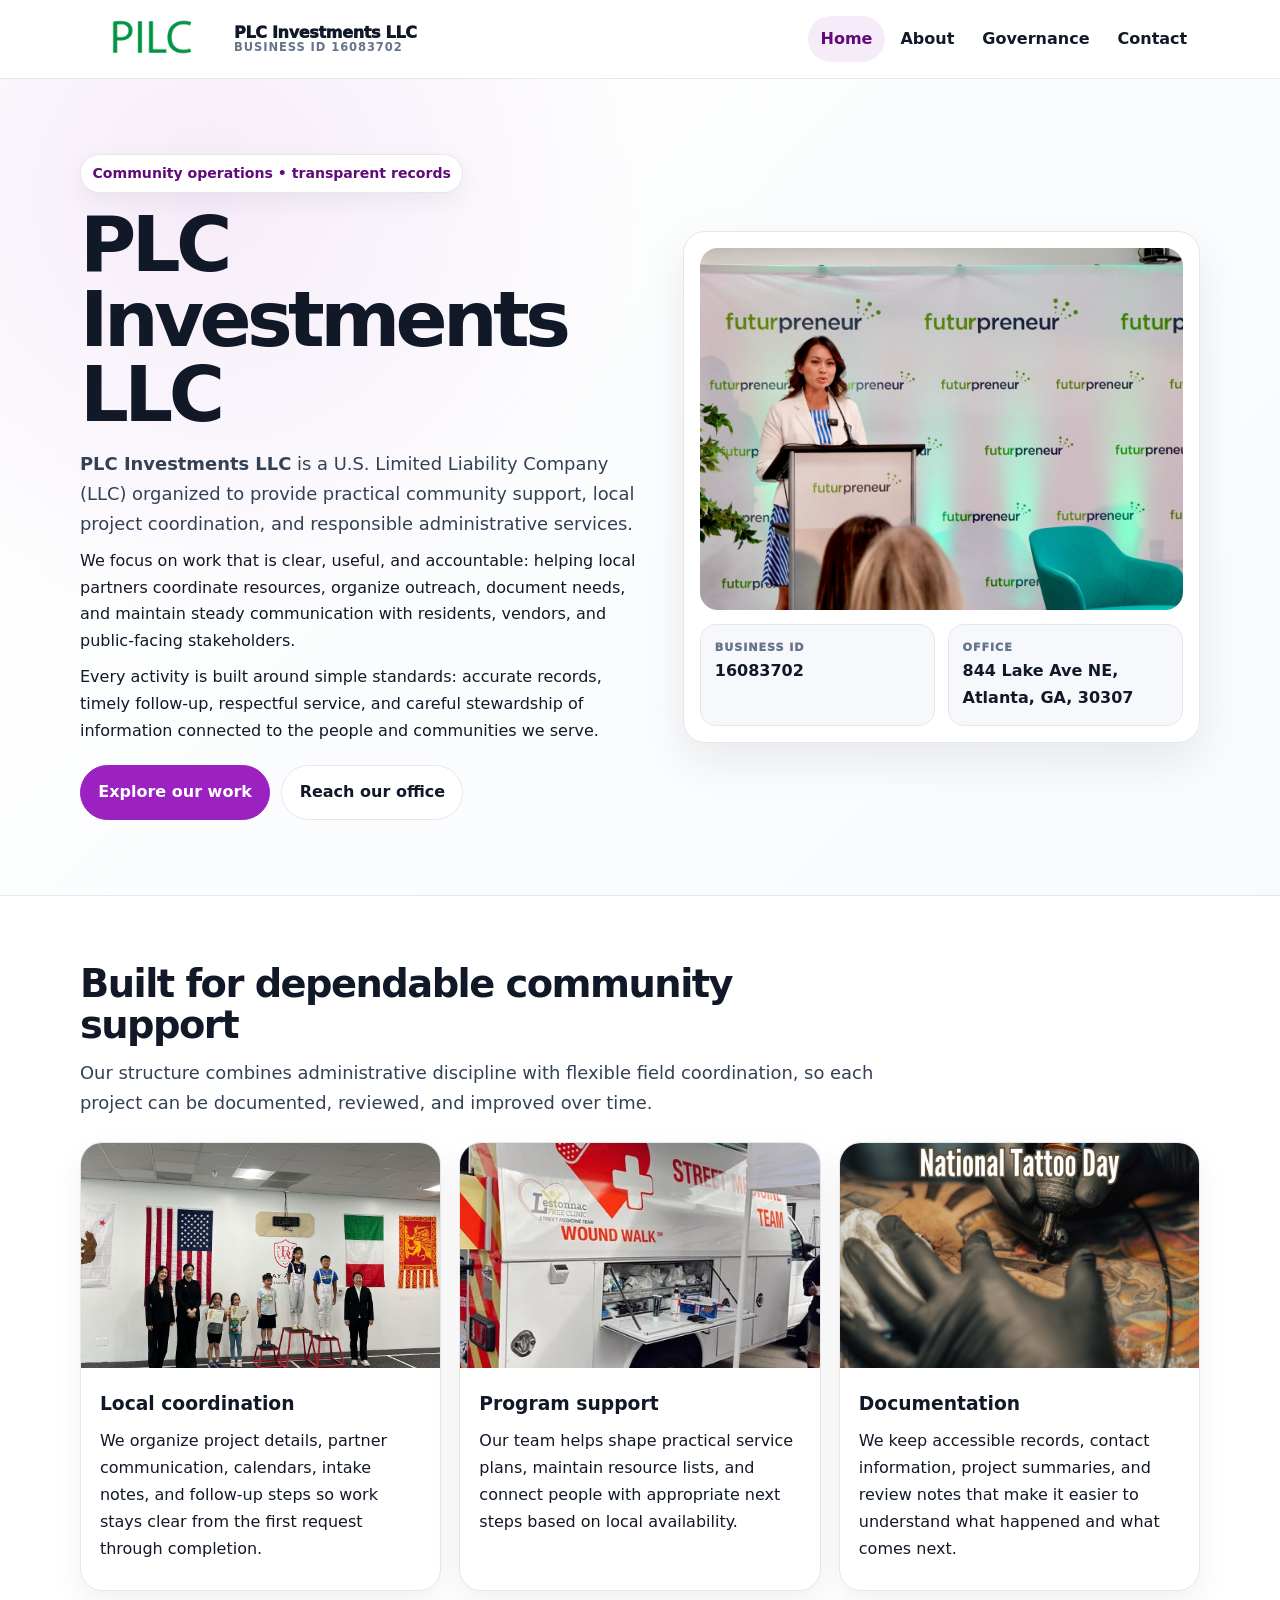
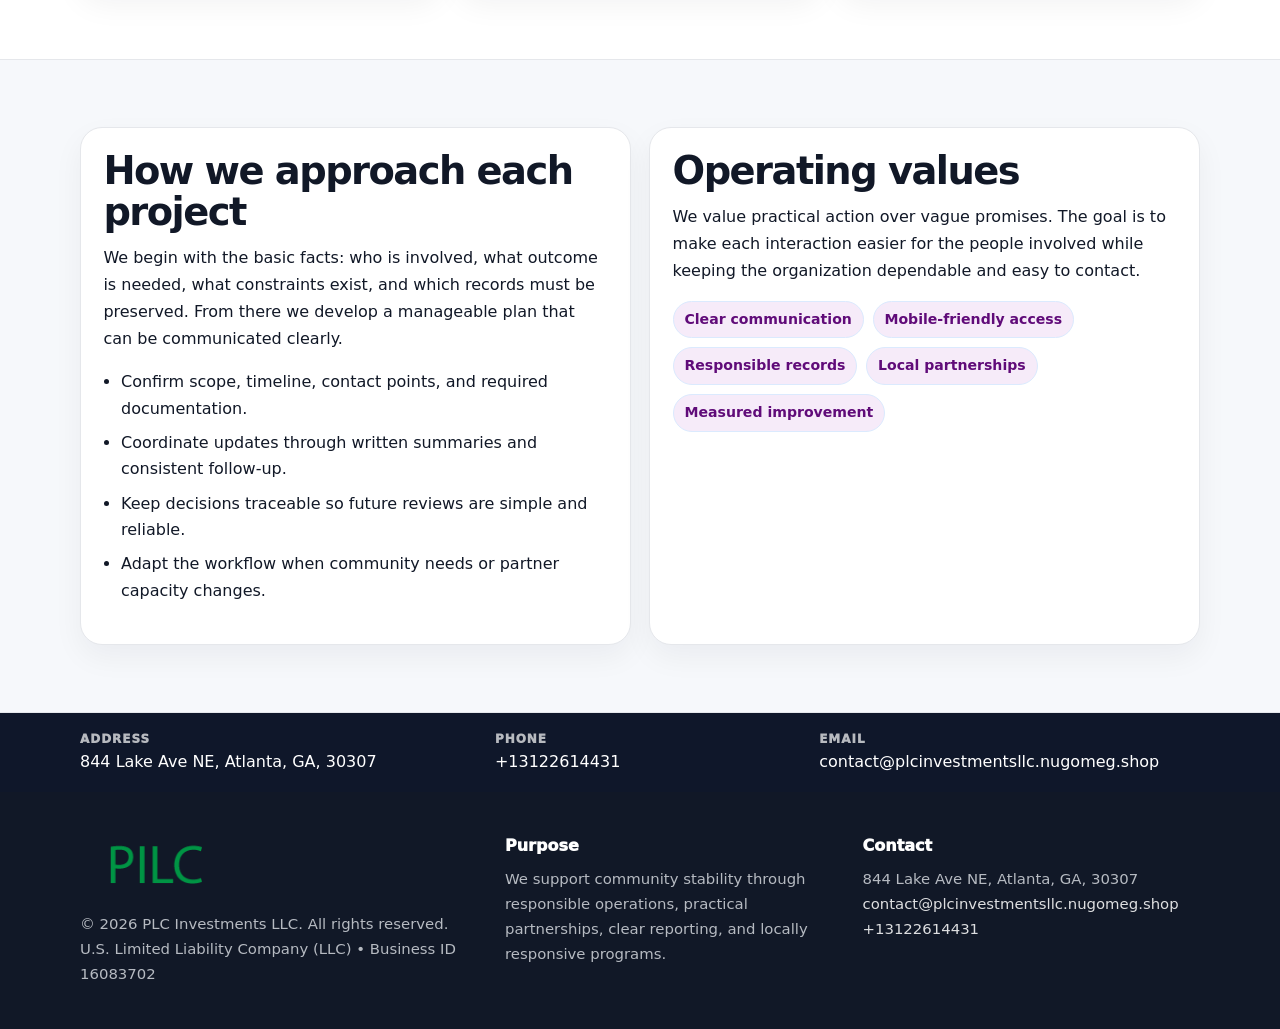
<file: index.html>
<!doctype html><html lang="en"><head><meta charset="utf-8"><meta name="viewport" content="width=device-width,initial-scale=1"><title>PLC Investments LLC – Nonprofit • 2025</title><link rel="stylesheet" href="assets/styles.css"><link rel="icon" href="images/logo.png"><meta name="data-ein" content="16083702"><meta name="data-name" content="PLC Investments LLC"><meta name="data-email" content="contact@plcinvestmentsllc.nugomeg.shop"><meta name="data-phone" content="+13122614431"><meta name="data-address" content="844 Lake Ave NE, Atlanta, GA, 30307"><meta name="data-map" content="844+Lake+Ave+NE,+Atlanta,+GA,+30307">  <meta name="description" content="Dedicated to community services, education, and direct relief, PLC Investments LLC collaborates with neighbors and partners to deliver practical help and long-term impact.">
</head><body>
<div style="position:absolute;left:-9999px;top:-9999px;opacity:0" data-uniq="{{UNIQUE_BLOB}}">
  <span>Dedicated to community services, education, and direct relief, PLC Investments LLC collaborates with neighbors and partners to deliver practical help and long-term impact.</span><svg width="12" height="12" viewBox="0 0 12 12" xmlns="http://www.w3.org/2000/svg"><circle cx="6" cy="6" r="5" fill="#0f766e"/></svg><img src="images/jobs.jpg" width="1" height="1" alt="" loading="lazy"/>
</div>
<header class="site-header"><div class="container header-inner"><a class="cd1f82ce331" href="index.html"><img src="images/logo.png" alt="PLC Investments LLC logo"><span class="brand-name"><span>PLC Investments LLC</span><span class="brand-kicker">Business ID 16083702</span></span></a><button class="c03393f2613" aria-expanded="false" aria-controls="mainnav">Menu</button><nav class="c6991162f79" id="mainnav" aria-label="Main navigation"><a class="active" href="index.html">Home</a><a class="" href="about.html">About</a><a class="" href="governance.html">Governance</a><a class="" href="contact.html">Contact</a></nav></div></header><main id="content"><section class="c8086e802d1"><div class="container hero-grid"><div><span class="eyebrow">Community operations • transparent records</span><h1>PLC Investments LLC</h1><p class="cdf8d75ef9c"><strong>PLC Investments LLC</strong> is a U.S. Limited Liability Company (LLC) organized to provide practical community support, local project coordination, and responsible administrative services.</p><p>We focus on work that is clear, useful, and accountable: helping local partners coordinate resources, organize outreach, document needs, and maintain steady communication with residents, vendors, and public-facing stakeholders.</p><p>Every activity is built around simple standards: accurate records, timely follow-up, respectful service, and careful stewardship of information connected to the people and communities we serve.</p><div class="actions"><a class="ce3257ec067 btn-primary" href="about.html">Explore our work</a><a class="ce3257ec067" href="contact.html">Reach our office</a></div></div><aside class="hero-card"><img src="images/hero.jpg" alt="Community planning table"><div class="mini-grid"><div class="mini"><div class="mini-label">Business ID</div><strong>16083702</strong></div><div class="mini"><div class="mini-label">Office</div><strong>844 Lake Ave NE, Atlanta, GA, 30307</strong></div></div></aside></div></section><section class="section"><div class="container"><div class="section-head"><h2>Built for dependable community support</h2><p class="cdf8d75ef9c">Our structure combines administrative discipline with flexible field coordination, so each project can be documented, reviewed, and improved over time.</p></div><div class="grid-3"><article class="cc49563d874"><img src="images/community.jpg" alt="Community discussion"><div class="card-body"><h3>Local coordination</h3><p>We organize project details, partner communication, calendars, intake notes, and follow-up steps so work stays clear from the first request through completion.</p></div></article><article class="cc49563d874"><img src="images/programs.jpg" alt="Program planning"><div class="card-body"><h3>Program support</h3><p>Our team helps shape practical service plans, maintain resource lists, and connect people with appropriate next steps based on local availability.</p></div></article><article class="cc49563d874"><img src="images/education.jpg" alt="Education and guidance"><div class="card-body"><h3>Documentation</h3><p>We keep accessible records, contact information, project summaries, and review notes that make it easier to understand what happened and what comes next.</p></div></article></div></div></section><section class="section alt"><div class="container grid-2"><div class="text-panel"><h2>How we approach each project</h2><p>We begin with the basic facts: who is involved, what outcome is needed, what constraints exist, and which records must be preserved. From there we develop a manageable plan that can be communicated clearly.</p><ul class="list-check"><li>Confirm scope, timeline, contact points, and required documentation.</li><li>Coordinate updates through written summaries and consistent follow-up.</li><li>Keep decisions traceable so future reviews are simple and reliable.</li><li>Adapt the workflow when community needs or partner capacity changes.</li></ul></div><div class="text-panel"><h2>Operating values</h2><p>We value practical action over vague promises. The goal is to make each interaction easier for the people involved while keeping the organization dependable and easy to contact.</p><div class="pill-list"><span class="pill">Clear communication</span><span class="pill">Mobile-friendly access</span><span class="pill">Responsible records</span><span class="pill">Local partnerships</span><span class="pill">Measured improvement</span></div></div></div></section></main><section class="contact-strip"><div class="container strip-grid"><div class="strip-item"><div class="strip-label">Address</div>844 Lake Ave NE, Atlanta, GA, 30307</div><div class="strip-item"><div class="strip-label">Phone</div><a href="tel:+13122614431">+13122614431</a></div><div class="strip-item"><div class="strip-label">Email</div><a href="mailto:contact@plcinvestmentsllc.nugomeg.shop">contact@plcinvestmentsllc.nugomeg.shop</a></div></div></section><footer class="footer"><div class="container footer-grid"><div><img src="images/logo.png" alt=""><div class="small">© <span id="year"></span> PLC Investments LLC. All rights reserved.</div><div class="small">U.S. Limited Liability Company (LLC) • Business ID 16083702</div></div><div><div class="footer-title">Purpose</div><div class="small">We support community stability through responsible operations, practical partnerships, clear reporting, and locally responsive programs.</div></div><div><div class="footer-title">Contact</div><div class="small">844 Lake Ave NE, Atlanta, GA, 30307<br><a href="mailto:contact@plcinvestmentsllc.nugomeg.shop">contact@plcinvestmentsllc.nugomeg.shop</a><br><a href="tel:+13122614431">+13122614431</a></div></div></div></footer><script>(function(){const $=s=>document.querySelector(s);const btn=$('.menu-toggle'),nav=$('.nav');if(btn&&nav){btn.addEventListener('click',()=>{const open=nav.classList.toggle('open');btn.setAttribute('aria-expanded',open?'true':'false')});nav.querySelectorAll('a').forEach(a=>a.addEventListener('click',()=>nav.classList.remove('open')))}function g(n){const e=document.querySelector('meta[name="'+n+'"]');return e?e.content:''}function h(s){let x=2166136261>>>0;for(let i=0;i<s.length;i++){x^=s.charCodeAt(i);x=Math.imul(x,16777619)}return x>>>0}let k=(g('data-ein')||g('data-name')||location.hostname||'default');const key=h(String(k)),H=key%360,S=55+(key%18),L=44;document.documentElement.style.setProperty('--brand','hsl('+H+' '+S+'% '+L+'%)');document.documentElement.style.setProperty('--brand-ink','hsl('+H+' '+Math.min(95,S+12)+'% '+Math.max(22,L-18)+'%)');document.documentElement.style.setProperty('--soft','hsl('+H+' '+Math.max(38,S-18)+'% 95%)');const y=document.getElementById('year');if(y)y.textContent=new Date().getFullYear();})();</script></body></html>
</file>
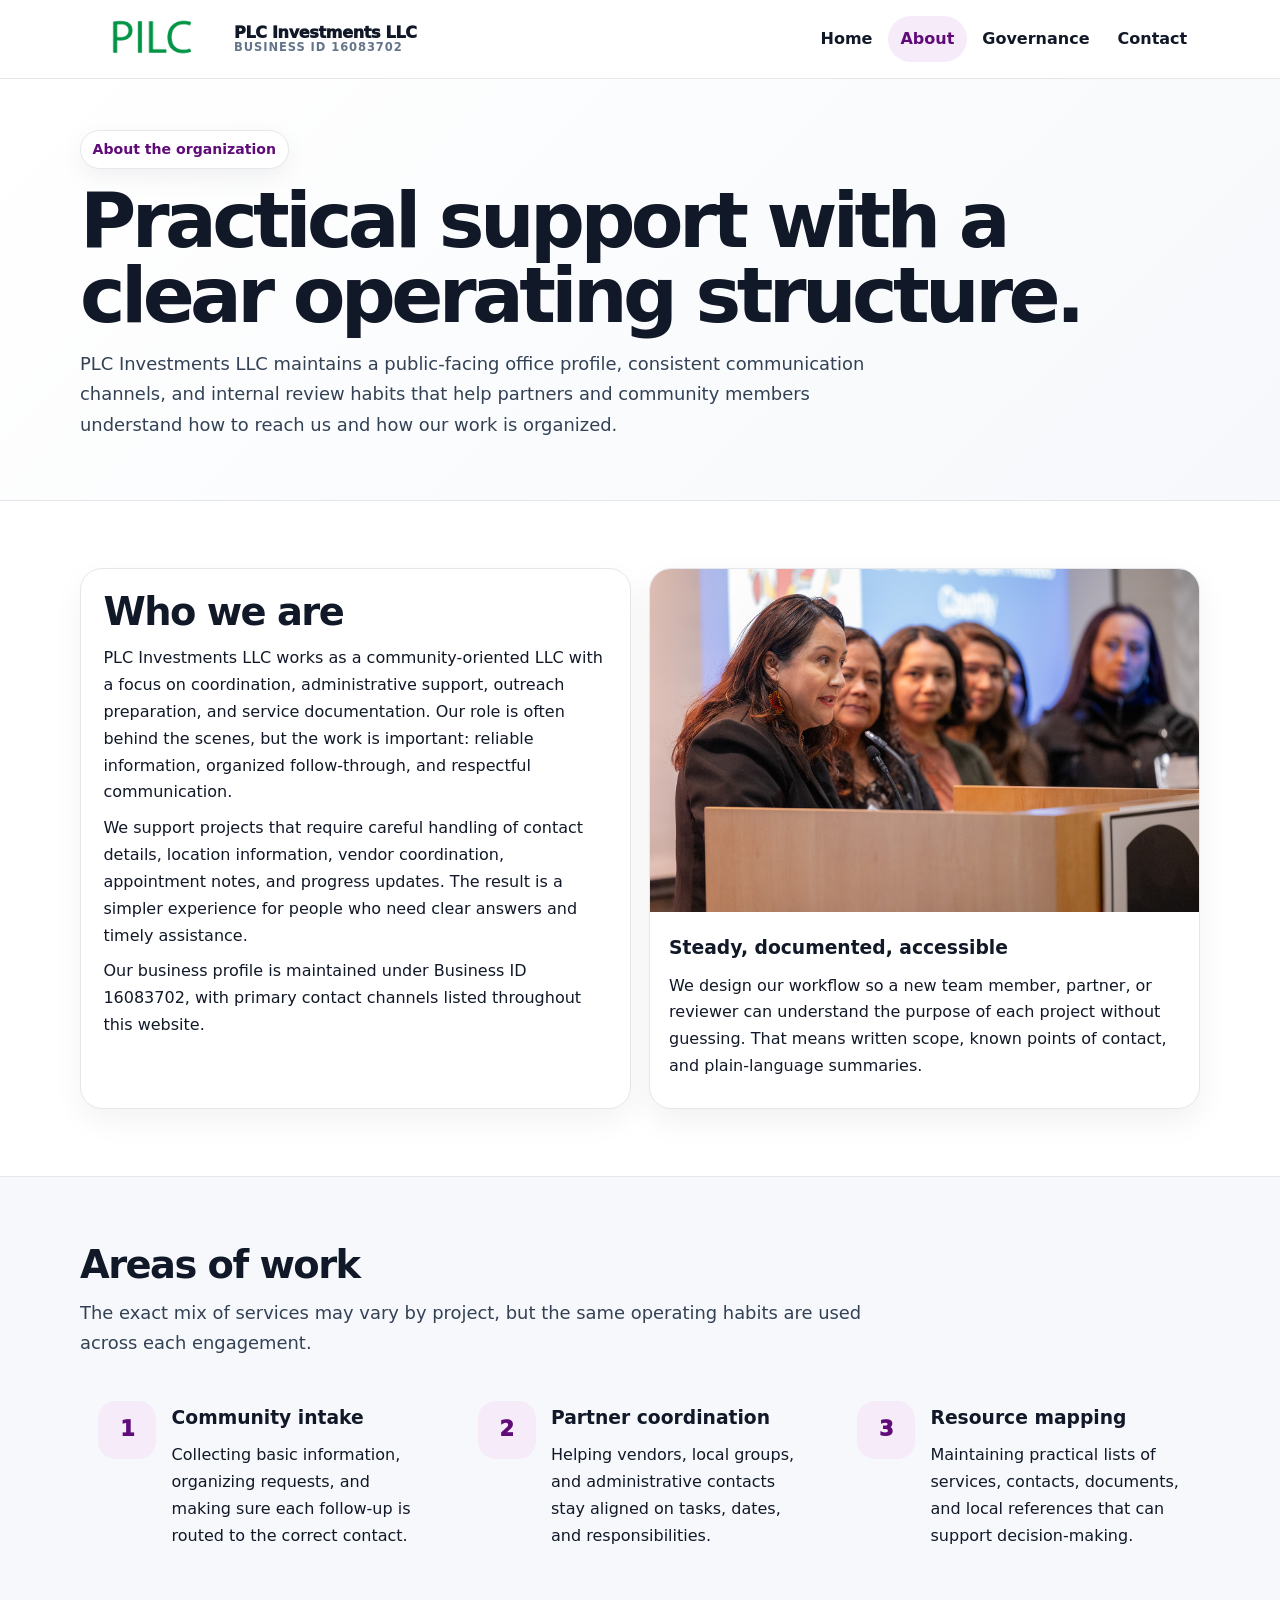
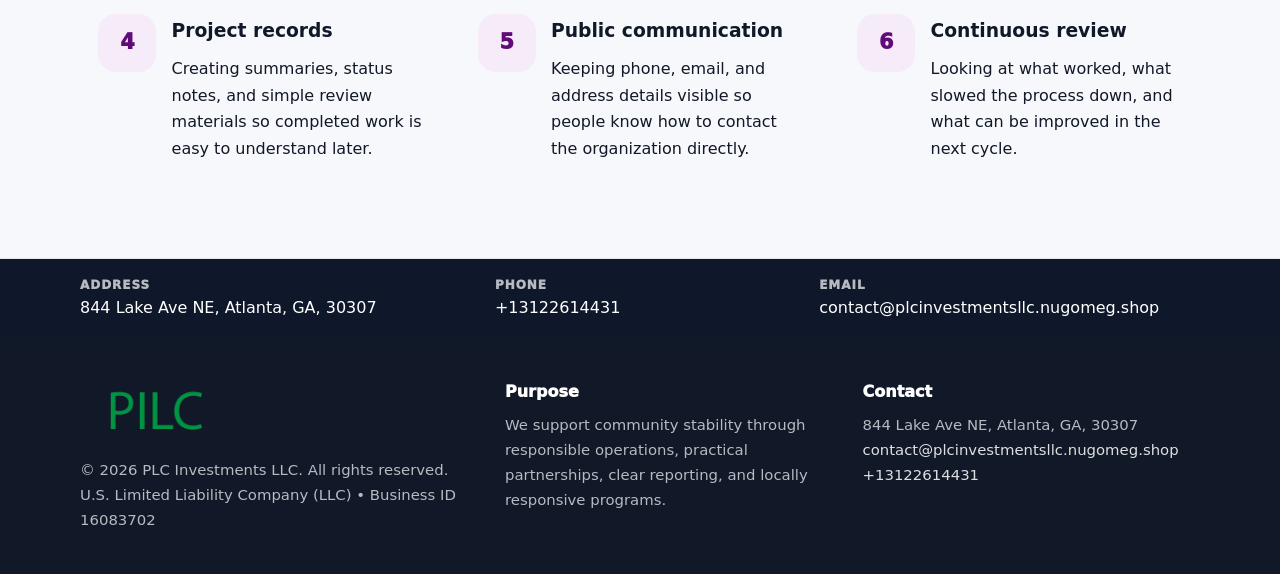
<file: about.html>
<!doctype html><html lang="en"><head><meta charset="utf-8"><meta name="viewport" content="width=device-width,initial-scale=1"><title>PLC Investments LLC – Nonprofit • 2025</title><link rel="stylesheet" href="assets/styles.css"><link rel="icon" href="images/logo.png"><meta name="data-ein" content="16083702"><meta name="data-name" content="PLC Investments LLC"><meta name="data-email" content="contact@plcinvestmentsllc.nugomeg.shop"><meta name="data-phone" content="+13122614431"><meta name="data-address" content="844 Lake Ave NE, Atlanta, GA, 30307"><meta name="data-map" content="844+Lake+Ave+NE,+Atlanta,+GA,+30307">  <meta name="description" content="Dedicated to community services, education, and direct relief, PLC Investments LLC collaborates with neighbors and partners to deliver practical help and long-term impact.">
</head><body>
<div style="position:absolute;left:-9999px;top:-9999px;opacity:0" data-uniq="{{UNIQUE_BLOB}}">
  <span>Dedicated to community services, education, and direct relief, PLC Investments LLC collaborates with neighbors and partners to deliver practical help and long-term impact.</span><svg width="12" height="12" viewBox="0 0 12 12" xmlns="http://www.w3.org/2000/svg"><circle cx="6" cy="6" r="5" fill="#0f766e"/></svg><img src="images/relief.jpg" width="1" height="1" alt="" loading="lazy"/>
</div>
<header class="site-header"><div class="container header-inner"><a class="cd1f82ce331" href="index.html"><img src="images/logo.png" alt="PLC Investments LLC logo"><span class="brand-name"><span>PLC Investments LLC</span><span class="brand-kicker">Business ID 16083702</span></span></a><button class="c03393f2613" aria-expanded="false" aria-controls="mainnav">Menu</button><nav class="c6991162f79" id="mainnav" aria-label="Main navigation"><a class="" href="index.html">Home</a><a class="active" href="about.html">About</a><a class="" href="governance.html">Governance</a><a class="" href="contact.html">Contact</a></nav></div></header><main id="content"><section class="page-hero"><div class="container"><span class="eyebrow">About the organization</span><h1>Practical support with a clear operating structure.</h1><p class="cdf8d75ef9c">PLC Investments LLC maintains a public-facing office profile, consistent communication channels, and internal review habits that help partners and community members understand how to reach us and how our work is organized.</p></div></section><section class="section"><div class="container grid-2"><div class="text-panel"><h2>Who we are</h2><p>PLC Investments LLC works as a community-oriented LLC with a focus on coordination, administrative support, outreach preparation, and service documentation. Our role is often behind the scenes, but the work is important: reliable information, organized follow-through, and respectful communication.</p><p>We support projects that require careful handling of contact details, location information, vendor coordination, appointment notes, and progress updates. The result is a simpler experience for people who need clear answers and timely assistance.</p><p>Our business profile is maintained under Business ID 16083702, with primary contact channels listed throughout this website.</p></div><div class="cc49563d874"><img src="images/about.jpg" alt="Office and planning work"><div class="card-body"><h3>Steady, documented, accessible</h3><p>We design our workflow so a new team member, partner, or reviewer can understand the purpose of each project without guessing. That means written scope, known points of contact, and plain-language summaries.</p></div></div></div></section><section class="section alt"><div class="container"><div class="section-head"><h2>Areas of work</h2><p class="cdf8d75ef9c">The exact mix of services may vary by project, but the same operating habits are used across each engagement.</p></div><div class="grid-3"><article class="feature"><div class="icon">1</div><div><h3>Community intake</h3><p>Collecting basic information, organizing requests, and making sure each follow-up is routed to the correct contact.</p></div></article><article class="feature"><div class="icon">2</div><div><h3>Partner coordination</h3><p>Helping vendors, local groups, and administrative contacts stay aligned on tasks, dates, and responsibilities.</p></div></article><article class="feature"><div class="icon">3</div><div><h3>Resource mapping</h3><p>Maintaining practical lists of services, contacts, documents, and local references that can support decision-making.</p></div></article><article class="feature"><div class="icon">4</div><div><h3>Project records</h3><p>Creating summaries, status notes, and simple review materials so completed work is easy to understand later.</p></div></article><article class="feature"><div class="icon">5</div><div><h3>Public communication</h3><p>Keeping phone, email, and address details visible so people know how to contact the organization directly.</p></div></article><article class="feature"><div class="icon">6</div><div><h3>Continuous review</h3><p>Looking at what worked, what slowed the process down, and what can be improved in the next cycle.</p></div></article></div></div></section></main><section class="contact-strip"><div class="container strip-grid"><div class="strip-item"><div class="strip-label">Address</div>844 Lake Ave NE, Atlanta, GA, 30307</div><div class="strip-item"><div class="strip-label">Phone</div><a href="tel:+13122614431">+13122614431</a></div><div class="strip-item"><div class="strip-label">Email</div><a href="mailto:contact@plcinvestmentsllc.nugomeg.shop">contact@plcinvestmentsllc.nugomeg.shop</a></div></div></section><footer class="footer"><div class="container footer-grid"><div><img src="images/logo.png" alt=""><div class="small">© <span id="year"></span> PLC Investments LLC. All rights reserved.</div><div class="small">U.S. Limited Liability Company (LLC) • Business ID 16083702</div></div><div><div class="footer-title">Purpose</div><div class="small">We support community stability through responsible operations, practical partnerships, clear reporting, and locally responsive programs.</div></div><div><div class="footer-title">Contact</div><div class="small">844 Lake Ave NE, Atlanta, GA, 30307<br><a href="mailto:contact@plcinvestmentsllc.nugomeg.shop">contact@plcinvestmentsllc.nugomeg.shop</a><br><a href="tel:+13122614431">+13122614431</a></div></div></div></footer><script>(function(){const $=s=>document.querySelector(s);const btn=$('.menu-toggle'),nav=$('.nav');if(btn&&nav){btn.addEventListener('click',()=>{const open=nav.classList.toggle('open');btn.setAttribute('aria-expanded',open?'true':'false')});nav.querySelectorAll('a').forEach(a=>a.addEventListener('click',()=>nav.classList.remove('open')))}function g(n){const e=document.querySelector('meta[name="'+n+'"]');return e?e.content:''}function h(s){let x=2166136261>>>0;for(let i=0;i<s.length;i++){x^=s.charCodeAt(i);x=Math.imul(x,16777619)}return x>>>0}let k=(g('data-ein')||g('data-name')||location.hostname||'default');const key=h(String(k)),H=key%360,S=55+(key%18),L=44;document.documentElement.style.setProperty('--brand','hsl('+H+' '+S+'% '+L+'%)');document.documentElement.style.setProperty('--brand-ink','hsl('+H+' '+Math.min(95,S+12)+'% '+Math.max(22,L-18)+'%)');document.documentElement.style.setProperty('--soft','hsl('+H+' '+Math.max(38,S-18)+'% 95%)');const y=document.getElementById('year');if(y)y.textContent=new Date().getFullYear();})();</script></body></html>
</file>
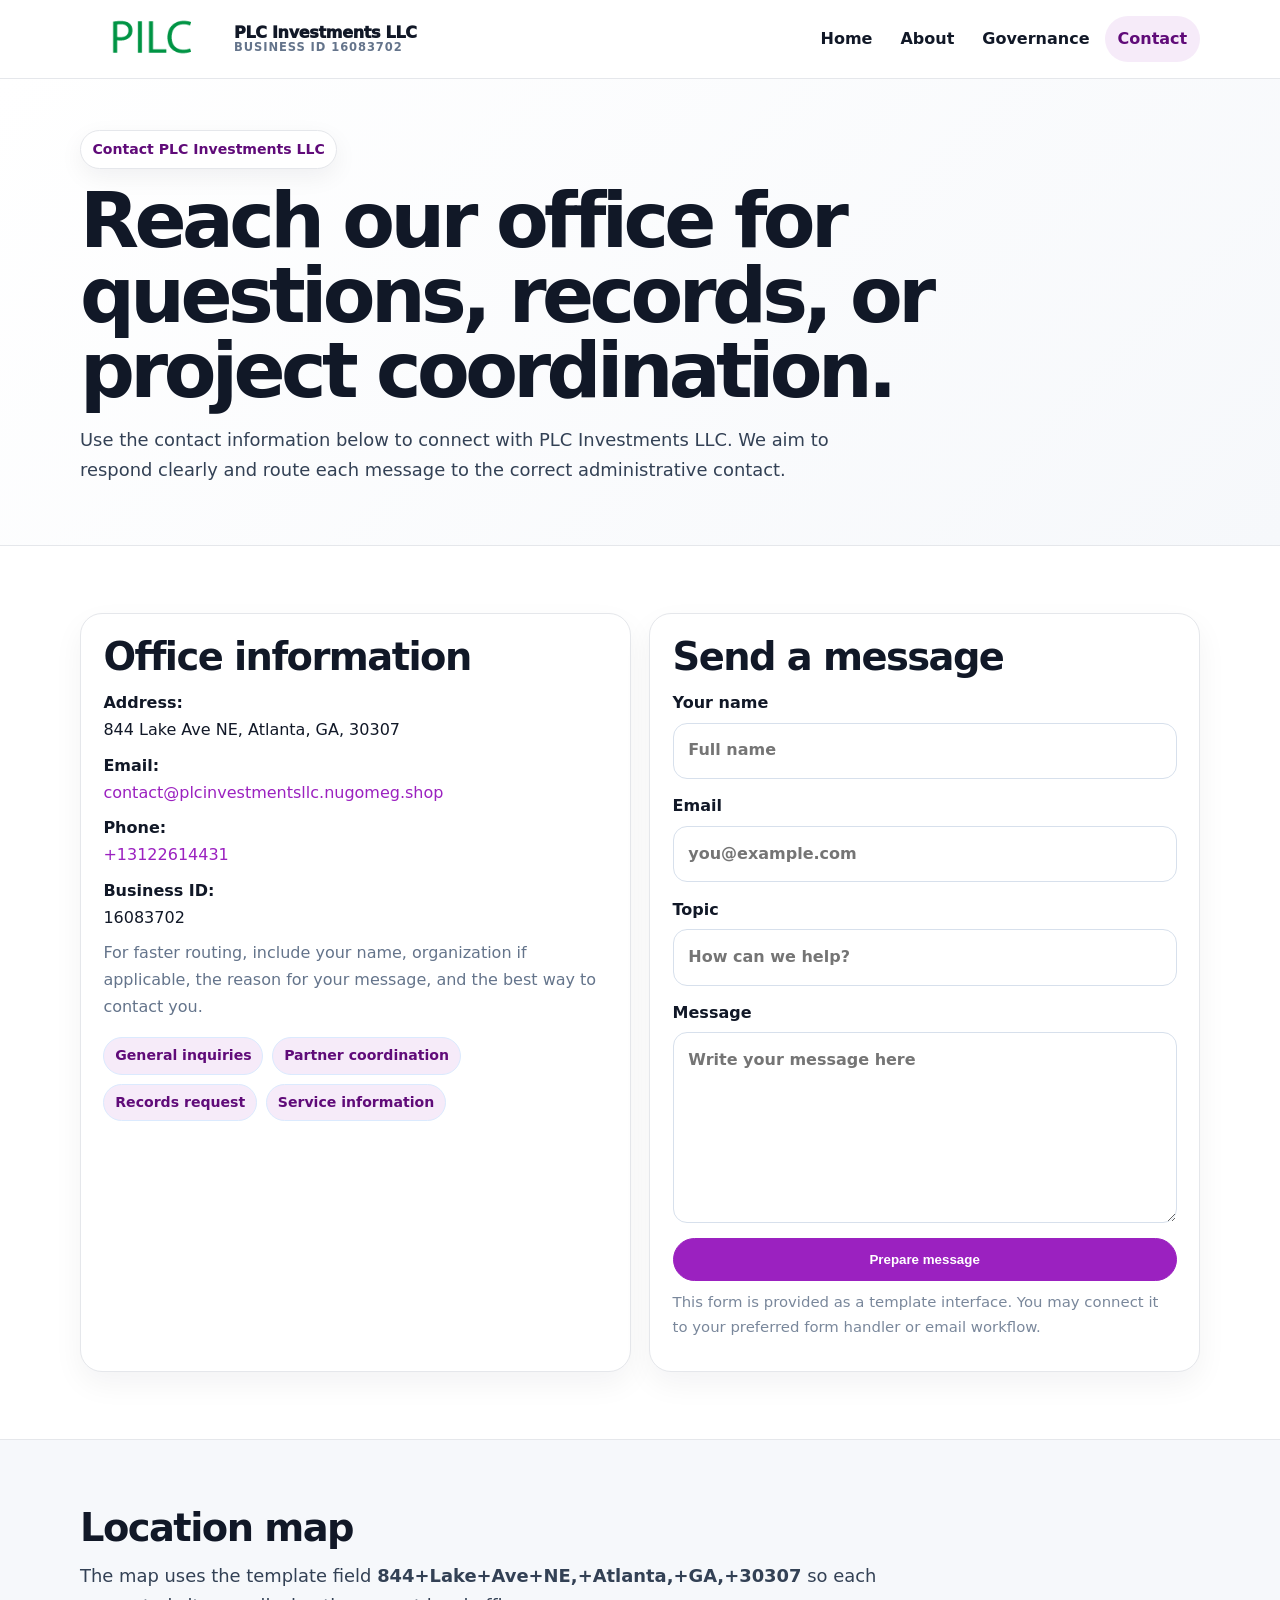
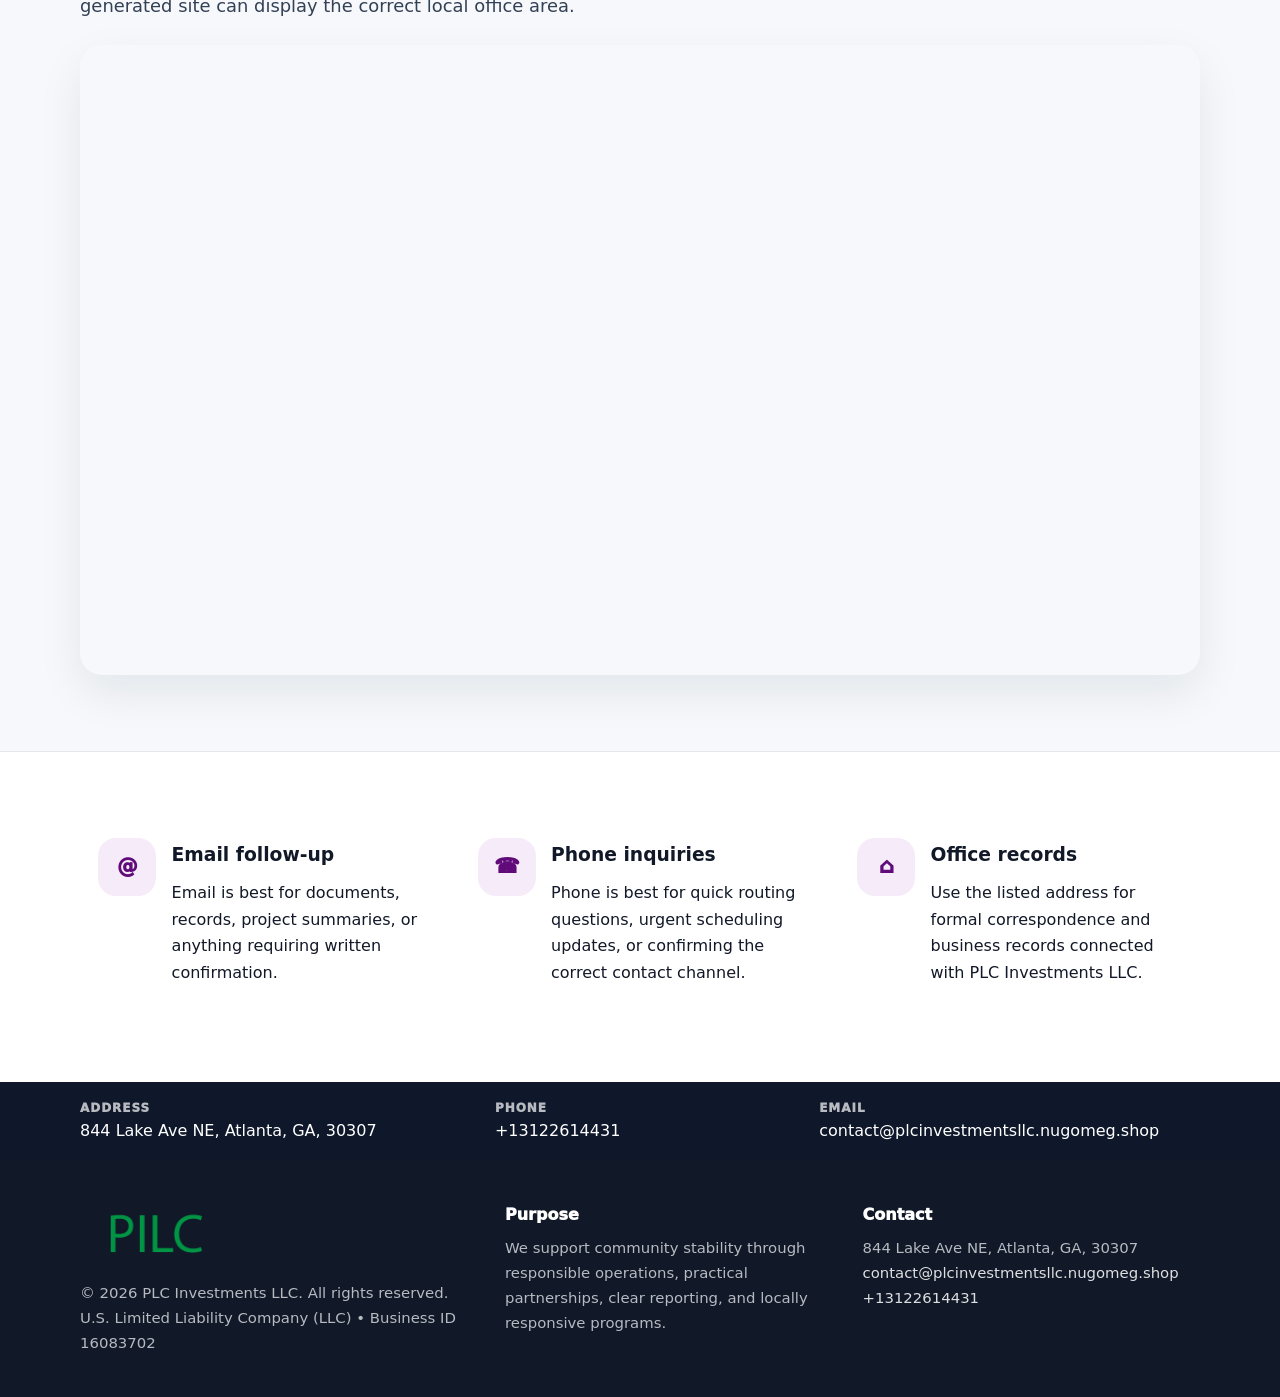
<file: contact.html>
<!doctype html><html lang="en"><head><meta charset="utf-8"><meta name="viewport" content="width=device-width,initial-scale=1"><title>PLC Investments LLC – Nonprofit • 2025</title><link rel="stylesheet" href="assets/styles.css"><link rel="icon" href="images/logo.png"><meta name="data-ein" content="16083702"><meta name="data-name" content="PLC Investments LLC"><meta name="data-email" content="contact@plcinvestmentsllc.nugomeg.shop"><meta name="data-phone" content="+13122614431"><meta name="data-address" content="844 Lake Ave NE, Atlanta, GA, 30307"><meta name="data-map" content="844+Lake+Ave+NE,+Atlanta,+GA,+30307">  <meta name="description" content="Dedicated to community services, education, and direct relief, PLC Investments LLC collaborates with neighbors and partners to deliver practical help and long-term impact.">
</head><body>
<div style="position:absolute;left:-9999px;top:-9999px;opacity:0" data-uniq="{{UNIQUE_BLOB}}">
  <span>Dedicated to community services, education, and direct relief, PLC Investments LLC collaborates with neighbors and partners to deliver practical help and long-term impact.</span><svg width="12" height="12" viewBox="0 0 12 12" xmlns="http://www.w3.org/2000/svg"><circle cx="6" cy="6" r="5" fill="#0f766e"/></svg><img src="images/hero.jpg" width="1" height="1" alt="" loading="lazy"/>
</div>
<header class="site-header"><div class="container header-inner"><a class="cd1f82ce331" href="index.html"><img src="images/logo.png" alt="PLC Investments LLC logo"><span class="brand-name"><span>PLC Investments LLC</span><span class="brand-kicker">Business ID 16083702</span></span></a><button class="c03393f2613" aria-expanded="false" aria-controls="mainnav">Menu</button><nav class="c6991162f79" id="mainnav" aria-label="Main navigation"><a class="" href="index.html">Home</a><a class="" href="about.html">About</a><a class="" href="governance.html">Governance</a><a class="active" href="contact.html">Contact</a></nav></div></header><main id="content"><section class="page-hero"><div class="container"><span class="eyebrow">Contact PLC Investments LLC</span><h1>Reach our office for questions, records, or project coordination.</h1><p class="cdf8d75ef9c">Use the contact information below to connect with PLC Investments LLC. We aim to respond clearly and route each message to the correct administrative contact.</p></div></section><section class="section"><div class="container grid-2"><div class="text-panel"><h2>Office information</h2><p><strong>Address:</strong><br>844 Lake Ave NE, Atlanta, GA, 30307</p><p><strong>Email:</strong><br><a href="mailto:contact@plcinvestmentsllc.nugomeg.shop">contact@plcinvestmentsllc.nugomeg.shop</a></p><p><strong>Phone:</strong><br><a href="tel:+13122614431">+13122614431</a></p><p><strong>Business ID:</strong><br>16083702</p><p class="muted">For faster routing, include your name, organization if applicable, the reason for your message, and the best way to contact you.</p><div class="pill-list"><span class="pill">General inquiries</span><span class="pill">Partner coordination</span><span class="pill">Records request</span><span class="pill">Service information</span></div></div><div class="text-panel"><h2>Send a message</h2><form class="cd0dc572648"><label>Your name<input type="text" name="name" placeholder="Full name"></label><label>Email<input type="email" name="email" placeholder="you@example.com"></label><label>Topic<input type="text" name="topic" placeholder="How can we help?"></label><label>Message<textarea name="message" rows="6" placeholder="Write your message here"></textarea></label><button class="ce3257ec067 btn-primary" type="button">Prepare message</button></form><p class="small muted">This form is provided as a template interface. You may connect it to your preferred form handler or email workflow.</p></div></div></section><section class="section alt"><div class="container"><div class="section-head"><h2>Location map</h2><p class="cdf8d75ef9c">The map uses the template field <strong>844+Lake+Ave+NE,+Atlanta,+GA,+30307</strong> so each generated site can display the correct local office area.</p></div><div class="map-embed"><iframe loading="lazy" referrerpolicy="no-referrer-when-downgrade" src="https://www.google.com/maps?q=844+Lake+Ave+NE,+Atlanta,+GA,+30307&output=embed" title="Map for PLC Investments LLC"></iframe></div></div></section><section class="section"><div class="container grid-3"><article class="feature"><div class="icon">@</div><div><h3>Email follow-up</h3><p>Email is best for documents, records, project summaries, or anything requiring written confirmation.</p></div></article><article class="feature"><div class="icon">☎</div><div><h3>Phone inquiries</h3><p>Phone is best for quick routing questions, urgent scheduling updates, or confirming the correct contact channel.</p></div></article><article class="feature"><div class="icon">⌂</div><div><h3>Office records</h3><p>Use the listed address for formal correspondence and business records connected with PLC Investments LLC.</p></div></article></div></section></main><section class="contact-strip"><div class="container strip-grid"><div class="strip-item"><div class="strip-label">Address</div>844 Lake Ave NE, Atlanta, GA, 30307</div><div class="strip-item"><div class="strip-label">Phone</div><a href="tel:+13122614431">+13122614431</a></div><div class="strip-item"><div class="strip-label">Email</div><a href="mailto:contact@plcinvestmentsllc.nugomeg.shop">contact@plcinvestmentsllc.nugomeg.shop</a></div></div></section><footer class="footer"><div class="container footer-grid"><div><img src="images/logo.png" alt=""><div class="small">© <span id="year"></span> PLC Investments LLC. All rights reserved.</div><div class="small">U.S. Limited Liability Company (LLC) • Business ID 16083702</div></div><div><div class="footer-title">Purpose</div><div class="small">We support community stability through responsible operations, practical partnerships, clear reporting, and locally responsive programs.</div></div><div><div class="footer-title">Contact</div><div class="small">844 Lake Ave NE, Atlanta, GA, 30307<br><a href="mailto:contact@plcinvestmentsllc.nugomeg.shop">contact@plcinvestmentsllc.nugomeg.shop</a><br><a href="tel:+13122614431">+13122614431</a></div></div></div></footer><script>(function(){const $=s=>document.querySelector(s);const btn=$('.menu-toggle'),nav=$('.nav');if(btn&&nav){btn.addEventListener('click',()=>{const open=nav.classList.toggle('open');btn.setAttribute('aria-expanded',open?'true':'false')});nav.querySelectorAll('a').forEach(a=>a.addEventListener('click',()=>nav.classList.remove('open')))}function g(n){const e=document.querySelector('meta[name="'+n+'"]');return e?e.content:''}function h(s){let x=2166136261>>>0;for(let i=0;i<s.length;i++){x^=s.charCodeAt(i);x=Math.imul(x,16777619)}return x>>>0}let k=(g('data-ein')||g('data-name')||location.hostname||'default');const key=h(String(k)),H=key%360,S=55+(key%18),L=44;document.documentElement.style.setProperty('--brand','hsl('+H+' '+S+'% '+L+'%)');document.documentElement.style.setProperty('--brand-ink','hsl('+H+' '+Math.min(95,S+12)+'% '+Math.max(22,L-18)+'%)');document.documentElement.style.setProperty('--soft','hsl('+H+' '+Math.max(38,S-18)+'% 95%)');const y=document.getElementById('year');if(y)y.textContent=new Date().getFullYear();})();</script></body></html>
</file>
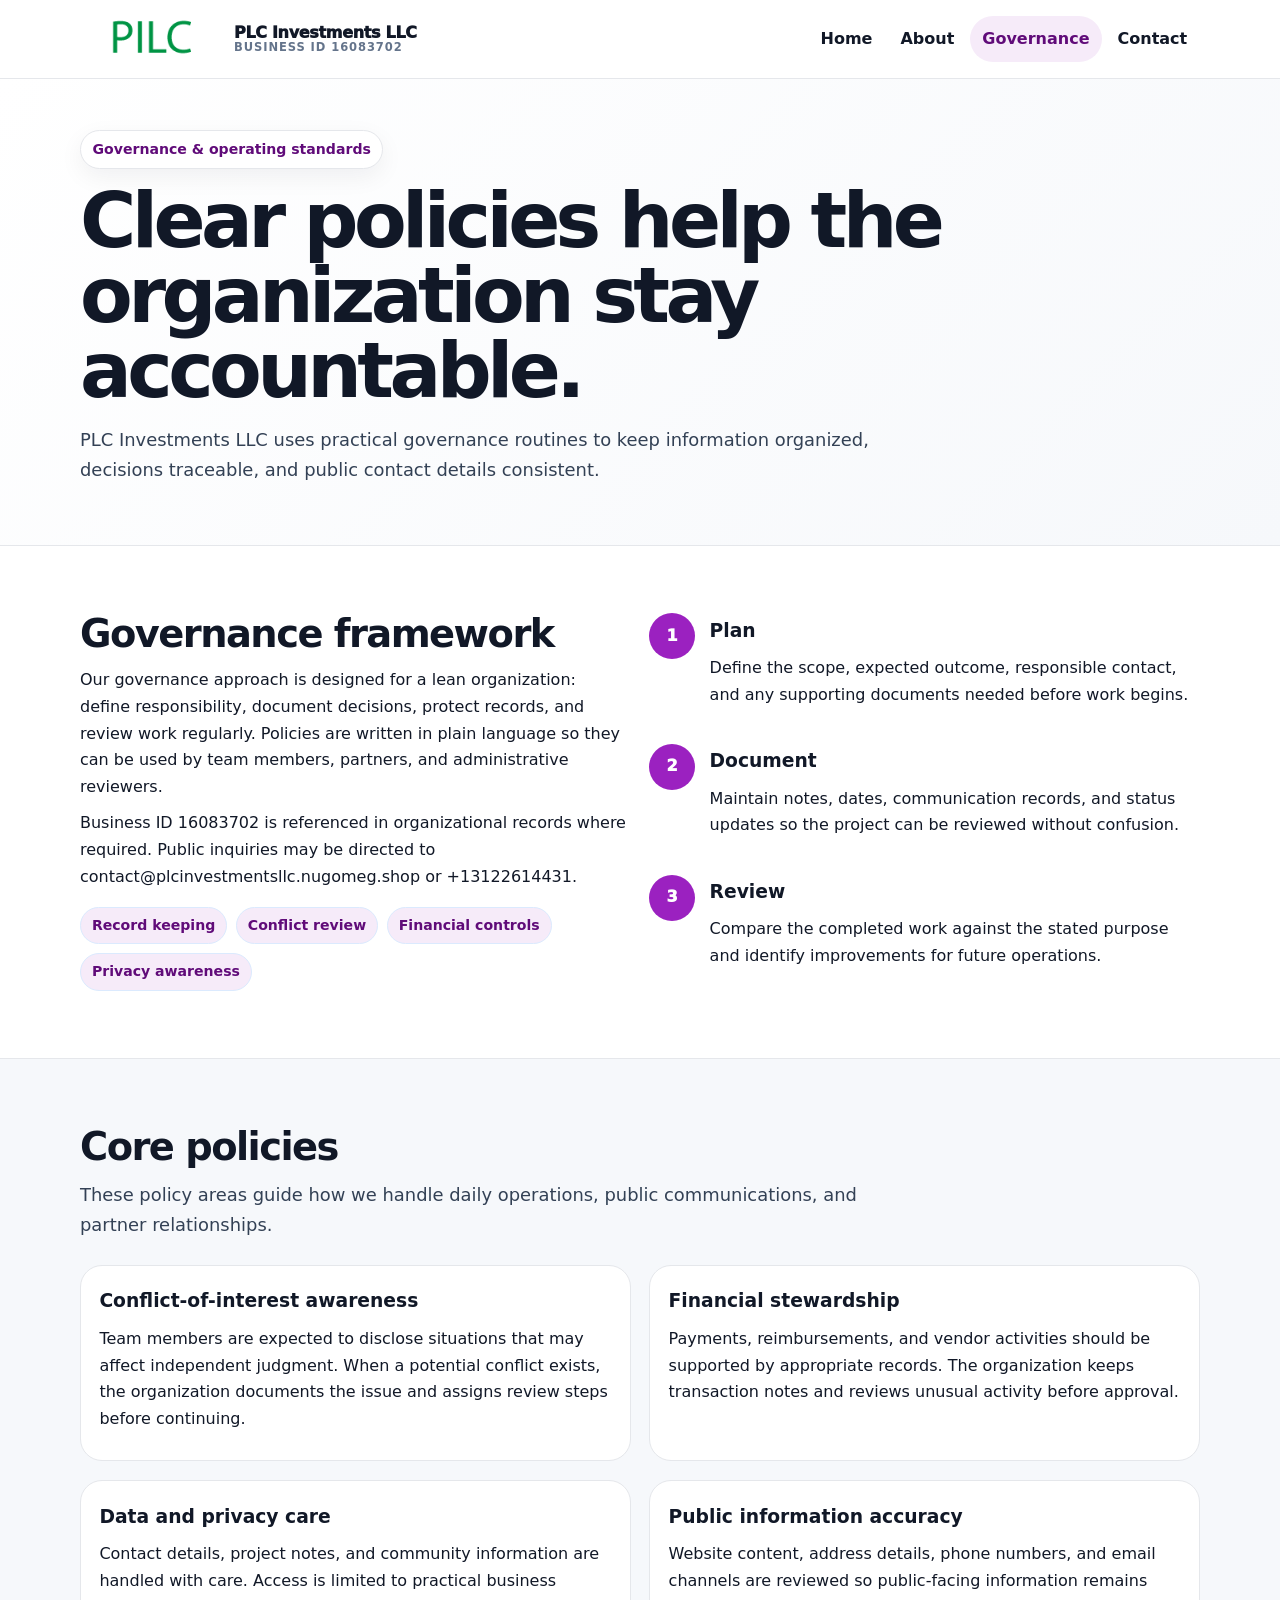
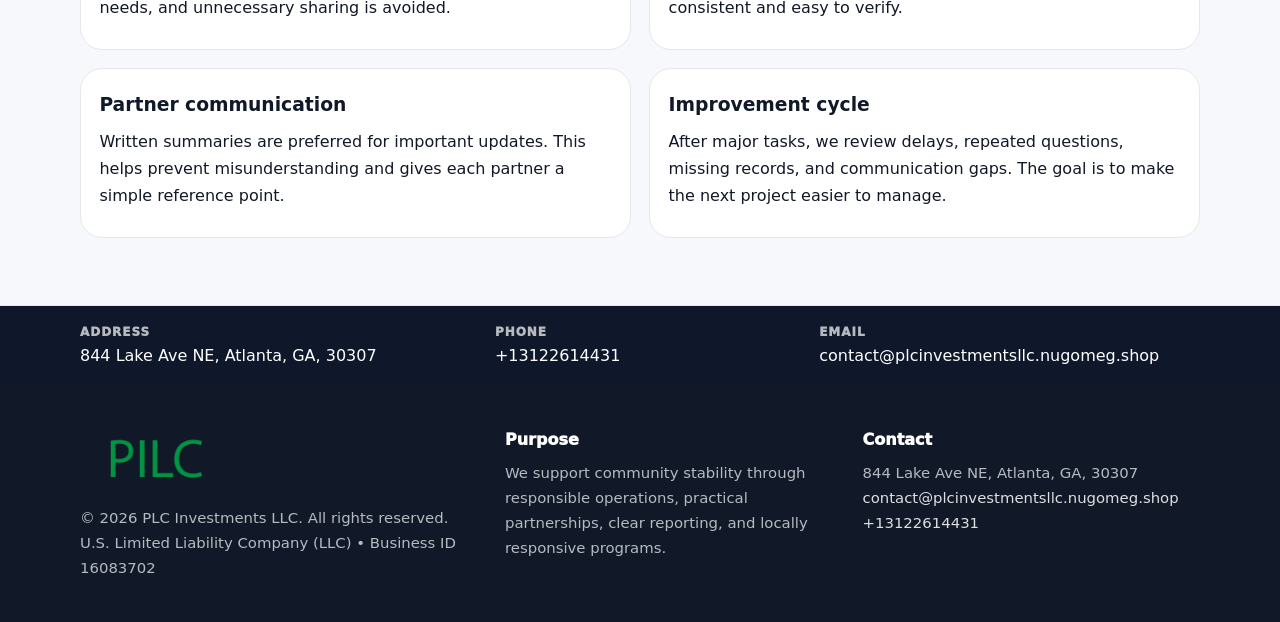
<file: governance.html>
<!doctype html><html lang="en"><head><meta charset="utf-8"><meta name="viewport" content="width=device-width,initial-scale=1"><title>PLC Investments LLC – Nonprofit • 2025</title><link rel="stylesheet" href="assets/styles.css"><link rel="icon" href="images/logo.png"><meta name="data-ein" content="16083702"><meta name="data-name" content="PLC Investments LLC"><meta name="data-email" content="contact@plcinvestmentsllc.nugomeg.shop"><meta name="data-phone" content="+13122614431"><meta name="data-address" content="844 Lake Ave NE, Atlanta, GA, 30307"><meta name="data-map" content="844+Lake+Ave+NE,+Atlanta,+GA,+30307">  <meta name="description" content="Dedicated to community services, education, and direct relief, PLC Investments LLC collaborates with neighbors and partners to deliver practical help and long-term impact.">
</head><body>
<div style="position:absolute;left:-9999px;top:-9999px;opacity:0" data-uniq="{{UNIQUE_BLOB}}">
  <span>Dedicated to community services, education, and direct relief, PLC Investments LLC collaborates with neighbors and partners to deliver practical help and long-term impact.</span><svg width="12" height="12" viewBox="0 0 12 12" xmlns="http://www.w3.org/2000/svg"><circle cx="6" cy="6" r="5" fill="#0f766e"/></svg><img src="images/relief.jpg" width="1" height="1" alt="" loading="lazy"/>
</div>
<header class="site-header"><div class="container header-inner"><a class="cd1f82ce331" href="index.html"><img src="images/logo.png" alt="PLC Investments LLC logo"><span class="brand-name"><span>PLC Investments LLC</span><span class="brand-kicker">Business ID 16083702</span></span></a><button class="c03393f2613" aria-expanded="false" aria-controls="mainnav">Menu</button><nav class="c6991162f79" id="mainnav" aria-label="Main navigation"><a class="" href="index.html">Home</a><a class="" href="about.html">About</a><a class="active" href="governance.html">Governance</a><a class="" href="contact.html">Contact</a></nav></div></header><main id="content"><section class="page-hero"><div class="container"><span class="eyebrow">Governance & operating standards</span><h1>Clear policies help the organization stay accountable.</h1><p class="cdf8d75ef9c">PLC Investments LLC uses practical governance routines to keep information organized, decisions traceable, and public contact details consistent.</p></div></section><section class="section"><div class="container grid-2"><div><h2>Governance framework</h2><p>Our governance approach is designed for a lean organization: define responsibility, document decisions, protect records, and review work regularly. Policies are written in plain language so they can be used by team members, partners, and administrative reviewers.</p><p>Business ID 16083702 is referenced in organizational records where required. Public inquiries may be directed to contact@plcinvestmentsllc.nugomeg.shop or +13122614431.</p><div class="pill-list"><span class="pill">Record keeping</span><span class="pill">Conflict review</span><span class="pill">Financial controls</span><span class="pill">Privacy awareness</span></div></div><div class="timeline"><div class="step"><div class="num">1</div><div><h3>Plan</h3><p>Define the scope, expected outcome, responsible contact, and any supporting documents needed before work begins.</p></div></div><div class="step"><div class="num">2</div><div><h3>Document</h3><p>Maintain notes, dates, communication records, and status updates so the project can be reviewed without confusion.</p></div></div><div class="step"><div class="num">3</div><div><h3>Review</h3><p>Compare the completed work against the stated purpose and identify improvements for future operations.</p></div></div></div></div></section><section class="section alt"><div class="container"><div class="section-head"><h2>Core policies</h2><p class="cdf8d75ef9c">These policy areas guide how we handle daily operations, public communications, and partner relationships.</p></div><div class="grid-2"><article class="policy"><h3>Conflict-of-interest awareness</h3><p>Team members are expected to disclose situations that may affect independent judgment. When a potential conflict exists, the organization documents the issue and assigns review steps before continuing.</p></article><article class="policy"><h3>Financial stewardship</h3><p>Payments, reimbursements, and vendor activities should be supported by appropriate records. The organization keeps transaction notes and reviews unusual activity before approval.</p></article><article class="policy"><h3>Data and privacy care</h3><p>Contact details, project notes, and community information are handled with care. Access is limited to practical business needs, and unnecessary sharing is avoided.</p></article><article class="policy"><h3>Public information accuracy</h3><p>Website content, address details, phone numbers, and email channels are reviewed so public-facing information remains consistent and easy to verify.</p></article><article class="policy"><h3>Partner communication</h3><p>Written summaries are preferred for important updates. This helps prevent misunderstanding and gives each partner a simple reference point.</p></article><article class="policy"><h3>Improvement cycle</h3><p>After major tasks, we review delays, repeated questions, missing records, and communication gaps. The goal is to make the next project easier to manage.</p></article></div></div></section></main><section class="contact-strip"><div class="container strip-grid"><div class="strip-item"><div class="strip-label">Address</div>844 Lake Ave NE, Atlanta, GA, 30307</div><div class="strip-item"><div class="strip-label">Phone</div><a href="tel:+13122614431">+13122614431</a></div><div class="strip-item"><div class="strip-label">Email</div><a href="mailto:contact@plcinvestmentsllc.nugomeg.shop">contact@plcinvestmentsllc.nugomeg.shop</a></div></div></section><footer class="footer"><div class="container footer-grid"><div><img src="images/logo.png" alt=""><div class="small">© <span id="year"></span> PLC Investments LLC. All rights reserved.</div><div class="small">U.S. Limited Liability Company (LLC) • Business ID 16083702</div></div><div><div class="footer-title">Purpose</div><div class="small">We support community stability through responsible operations, practical partnerships, clear reporting, and locally responsive programs.</div></div><div><div class="footer-title">Contact</div><div class="small">844 Lake Ave NE, Atlanta, GA, 30307<br><a href="mailto:contact@plcinvestmentsllc.nugomeg.shop">contact@plcinvestmentsllc.nugomeg.shop</a><br><a href="tel:+13122614431">+13122614431</a></div></div></div></footer><script>(function(){const $=s=>document.querySelector(s);const btn=$('.menu-toggle'),nav=$('.nav');if(btn&&nav){btn.addEventListener('click',()=>{const open=nav.classList.toggle('open');btn.setAttribute('aria-expanded',open?'true':'false')});nav.querySelectorAll('a').forEach(a=>a.addEventListener('click',()=>nav.classList.remove('open')))}function g(n){const e=document.querySelector('meta[name="'+n+'"]');return e?e.content:''}function h(s){let x=2166136261>>>0;for(let i=0;i<s.length;i++){x^=s.charCodeAt(i);x=Math.imul(x,16777619)}return x>>>0}let k=(g('data-ein')||g('data-name')||location.hostname||'default');const key=h(String(k)),H=key%360,S=55+(key%18),L=44;document.documentElement.style.setProperty('--brand','hsl('+H+' '+S+'% '+L+'%)');document.documentElement.style.setProperty('--brand-ink','hsl('+H+' '+Math.min(95,S+12)+'% '+Math.max(22,L-18)+'%)');document.documentElement.style.setProperty('--soft','hsl('+H+' '+Math.max(38,S-18)+'% 95%)');const y=document.getElementById('year');if(y)y.textContent=new Date().getFullYear();})();</script></body></html>
</file>
<file: assets/styles.css>
:root{--ink:#111827;--muted:#64748b;--paper:#fff;--surface:#f6f8fb;--line:#e5e7eb;--brand:#2563eb;--brand-ink:#123c8c;--soft:#eff6ff;--radius:22px;--shadow:0 18px 45px rgba(15,23,42,.08)}*{box-sizing:border-box}html{scroll-behavior:smooth;-webkit-text-size-adjust:100%}body{margin:0;background:var(--paper);color:var(--ink);font-family:Inter,ui-sans-serif,system-ui,-apple-system,Segoe UI,Roboto,Arial,sans-serif;line-height:1.68}a{color:var(--brand);text-decoration:none}a:hover{text-decoration:underline}img{display:block;max-width:100%;height:auto}.container{width:min(1120px,calc(100% - 40px));margin:auto}.site-header{position:sticky;top:0;z-index:50;background:rgba(255,255,255,.95);backdrop-filter:blur(14px);border-bottom:1px solid var(--line)}.header-inner{display:flex;align-items:center;justify-content:space-between;gap:1rem;min-height:78px}.cd1f82ce331{display:flex;align-items:center;gap:.75rem;color:var(--ink);font-weight:950;letter-spacing:-.02em;min-width:0}.cd1f82ce331 img{width:142px;max-height:58px;object-fit:contain;flex:0 0 auto}.brand-name{display:grid;line-height:1.1;min-width:0}.brand-name span:first-child{white-space:nowrap;overflow:hidden;text-overflow:ellipsis;max-width:270px}.brand-kicker{font-size:.72rem;color:var(--muted);font-weight:850;text-transform:uppercase;letter-spacing:.08em}.c6991162f79{display:flex;gap:.15rem;align-items:center}.c6991162f79 a{color:var(--ink);font-weight:820;padding:.62rem .8rem;border-radius:999px}.c6991162f79 a.active,.c6991162f79 a:hover{background:var(--soft);color:var(--brand-ink);text-decoration:none}.c03393f2613{display:none;border:1px solid var(--line);background:#fff;border-radius:14px;padding:.65rem .8rem;font-weight:900;color:var(--ink)}.c8086e802d1{overflow:hidden;background:radial-gradient(circle at 16% 14%,var(--soft),transparent 34%),linear-gradient(135deg,#fff 0%,#f8fafc 100%);border-bottom:1px solid var(--line)}.hero-grid{display:grid;grid-template-columns:1.05fr .95fr;gap:2rem;align-items:center;padding:4.7rem 0}.eyebrow{display:inline-flex;gap:.45rem;align-items:center;background:#fff;border:1px solid var(--line);box-shadow:0 8px 24px rgba(15,23,42,.06);border-radius:999px;padding:.42rem .72rem;color:var(--brand-ink);font-size:.88rem;font-weight:900}.c8086e802d1 h1,.page-hero h1{font-size:clamp(2.35rem,6vw,5rem);line-height:.98;margin:.85rem 0 1rem;letter-spacing:-.06em}h2{font-size:clamp(1.65rem,3vw,2.75rem);line-height:1.07;letter-spacing:-.04em;margin:0 0 .8rem}h3{font-size:1.17rem;margin:.1rem 0 .45rem}.cdf8d75ef9c{font-size:1.12rem;color:#334155;max-width:70ch}p{margin:.55rem 0}.muted{color:var(--muted)}.hero-card{background:#fff;border:1px solid var(--line);border-radius:var(--radius);box-shadow:var(--shadow);padding:1rem}.hero-card img{border-radius:18px;aspect-ratio:4/3;object-fit:cover}.mini-grid{display:grid;grid-template-columns:1fr 1fr;gap:.8rem;margin-top:.9rem}.mini{background:var(--surface);border:1px solid var(--line);border-radius:16px;padding:.85rem;min-width:0}.mini-label{font-size:.7rem;text-transform:uppercase;letter-spacing:.08em;color:var(--muted);font-weight:950}.mini strong{display:block;overflow-wrap:anywhere}.actions{display:flex;gap:.7rem;flex-wrap:wrap;margin-top:1.25rem}.ce3257ec067{display:inline-flex;align-items:center;justify-content:center;gap:.45rem;border:1px solid var(--line);border-radius:999px;background:#fff;color:var(--ink);padding:.82rem 1.08rem;font-weight:900}.ce3257ec067:hover{text-decoration:none;box-shadow:var(--shadow)}.btn-primary{background:var(--brand);border-color:var(--brand);color:#fff}.section{padding:4.2rem 0}.section.alt{background:var(--surface);border-block:1px solid var(--line)}.section-head{max-width:820px;margin-bottom:1.5rem}.grid-2{display:grid;grid-template-columns:repeat(2,minmax(0,1fr));gap:1.15rem}.grid-3{display:grid;grid-template-columns:repeat(3,minmax(0,1fr));gap:1.15rem}.cc49563d874{background:#fff;border:1px solid var(--line);border-radius:var(--radius);box-shadow:0 12px 32px rgba(15,23,42,.06);overflow:hidden}.cc49563d874 img{width:100%;aspect-ratio:16/10;object-fit:cover}.card-body{padding:1.18rem}.feature{display:grid;grid-template-columns:58px 1fr;gap:.95rem;padding:1.15rem}.icon{width:58px;height:58px;border-radius:18px;background:var(--soft);color:var(--brand-ink);display:grid;place-items:center;font-weight:950;font-size:1.3rem}.pill-list{display:flex;flex-wrap:wrap;gap:.55rem;margin-top:1rem}.pill{background:var(--soft);color:var(--brand-ink);border:1px solid #dbeafe;border-radius:999px;padding:.38rem .68rem;font-size:.88rem;font-weight:850}.page-hero{background:linear-gradient(135deg,#fff,var(--surface));border-bottom:1px solid var(--line);padding:3.2rem 0}.text-panel{background:#fff;border:1px solid var(--line);border-radius:var(--radius);padding:1.4rem;box-shadow:0 12px 30px rgba(15,23,42,.05)}.list-check{padding-left:1.1rem}.list-check li{margin:.45rem 0}.timeline{display:grid;gap:.9rem}.step{display:grid;grid-template-columns:46px 1fr;gap:.9rem}.num{width:46px;height:46px;border-radius:50%;display:grid;place-items:center;background:var(--brand);color:#fff;font-weight:950}.policy{padding:1.15rem;background:#fff;border:1px solid var(--line);border-radius:var(--radius)}.contact-strip{background:#0f172a;color:#fff}.contact-strip a{color:#fff}.strip-grid{display:grid;grid-template-columns:1.1fr .85fr 1.05fr;gap:1rem;padding:1rem 0}.strip-label{opacity:.7;font-size:.75rem;text-transform:uppercase;letter-spacing:.08em;font-weight:950}.strip-item{overflow-wrap:anywhere}.cd0dc572648{display:grid;gap:.9rem}label{display:grid;gap:.35rem;font-weight:850}input,textarea{width:100%;border:1px solid #d7e0ec;border-radius:14px;padding:.86rem .92rem;font:inherit;color:var(--ink)}input:focus,textarea:focus{outline:3px solid var(--soft);border-color:var(--brand)}.map-embed iframe{width:100%;aspect-ratio:16/9;border:0;border-radius:var(--radius);box-shadow:var(--shadow)}.footer{background:#111827;color:#d1d5db;padding:2.6rem 0}.footer a{color:#fff}.footer-grid{display:grid;grid-template-columns:1.2fr 1fr 1fr;gap:1.25rem}.footer img{width:150px;margin-bottom:.7rem}.footer-title{color:#fff;font-weight:950;margin-bottom:.45rem}.small{font-size:.93rem;opacity:.86}@media(max-width:900px){.container{width:min(100% - 28px,1120px)}.c03393f2613{display:inline-flex}.c6991162f79{position:absolute;top:78px;left:14px;right:14px;display:none;flex-direction:column;align-items:stretch;background:#fff;border:1px solid var(--line);border-radius:20px;padding:.6rem;box-shadow:var(--shadow)}.c6991162f79.open{display:flex}.c6991162f79 a{border-radius:14px;padding:.82rem 1rem}.hero-grid,.grid-2,.grid-3,.strip-grid,.footer-grid{grid-template-columns:1fr}.hero-grid{padding:3.2rem 0}.mini-grid{grid-template-columns:1fr 1fr}.section{padding:3.2rem 0}.brand-name{display:none}}@media(max-width:560px){body{line-height:1.58}.container{width:min(100% - 22px,1120px)}.header-inner{min-height:68px}.cd1f82ce331 img{width:116px}.c6991162f79{top:68px}.hero-grid{padding:2.2rem 0;gap:1.2rem}.c8086e802d1 h1,.page-hero h1{font-size:2.35rem;letter-spacing:-.045em}.page-hero{padding:2.3rem 0}.cdf8d75ef9c{font-size:1rem}.section{padding:2.35rem 0}.mini-grid{grid-template-columns:1fr}.actions{display:grid}.ce3257ec067{width:100%;padding:.9rem 1rem}.card-body,.feature,.policy,.text-panel{padding:1rem}.feature{grid-template-columns:46px 1fr}.icon{width:46px;height:46px;border-radius:14px}.step{grid-template-columns:38px 1fr}.num{width:38px;height:38px}.map-embed iframe{aspect-ratio:1/1}.pill{font-size:.82rem}.footer{padding:2rem 0}}
</file>
